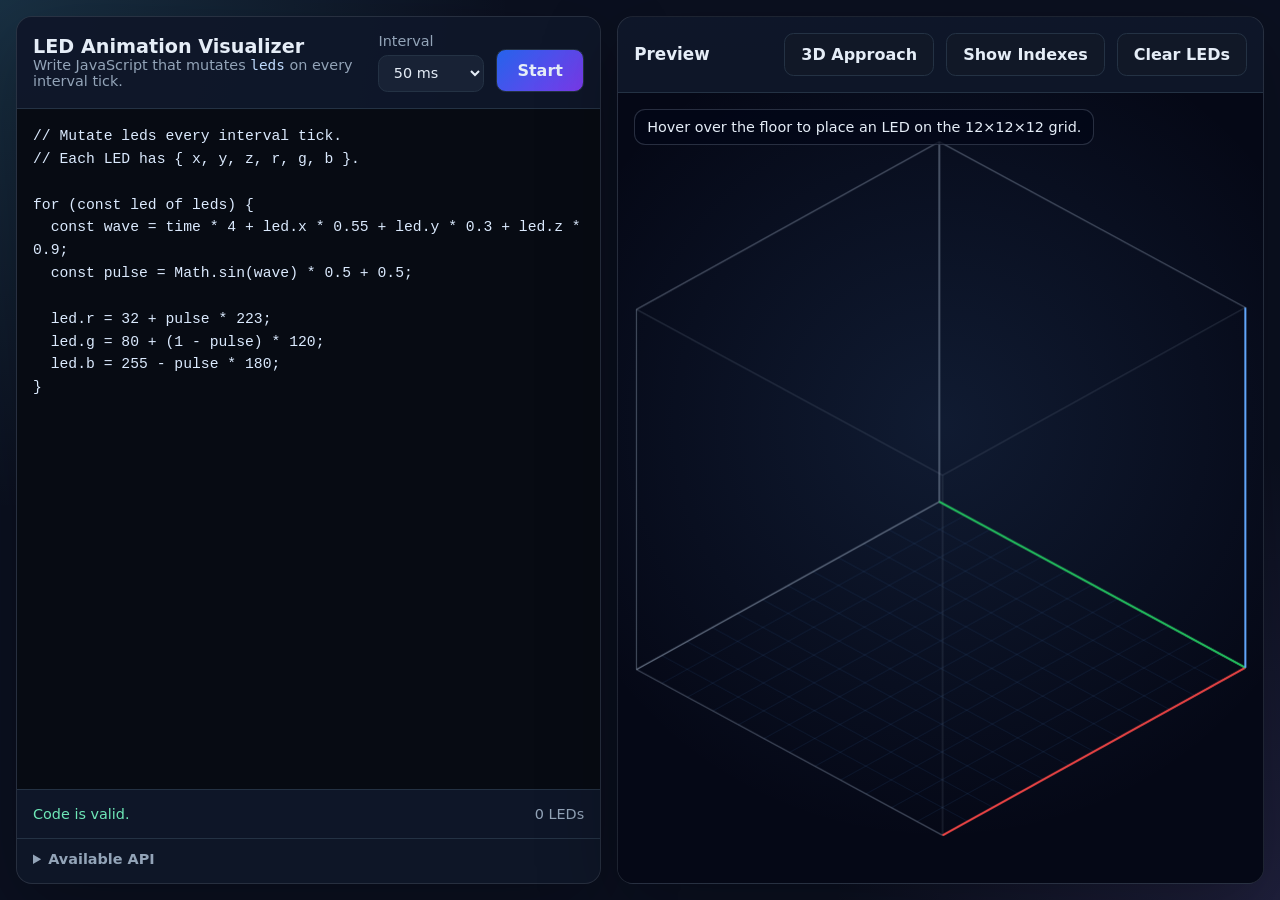
<file: extrusions/led-visualizer/index.html>
<!doctype html>
<html lang="en">
  <head>
    <meta charset="utf-8" />
    <meta name="viewport" content="width=device-width, initial-scale=1" />
    <title>Addressable LED Animation Visualizer</title>
    <link rel="stylesheet" href="styles.css" />
  </head>
  <body>
    <main class="app-shell">
      <section class="editor-panel" aria-label="Animation code editor">
        <header class="panel-header">
          <div>
            <h1>LED Animation Visualizer</h1>
            <p>Write JavaScript that mutates <code>leds</code> on every interval tick.</p>
          </div>
          <div class="run-controls">
            <label>
              Interval
              <select id="intervalSelect">
                <option value="16">16 ms</option>
                <option value="33">33 ms</option>
                <option value="50" selected>50 ms</option>
                <option value="100">100 ms</option>
                <option value="250">250 ms</option>
                <option value="500">500 ms</option>
                <option value="1000">1000 ms</option>
              </select>
            </label>
            <button id="toggleRunButton" type="button">Start</button>
          </div>
        </header>

        <textarea
          id="codeEditor"
          spellcheck="false"
          aria-label="JavaScript animation code"
        ></textarea>

        <div class="status-row">
          <output id="codeStatus" class="status status-ok">Code is valid.</output>
          <span id="ledCount">0 LEDs</span>
        </div>

        <details class="api-details">
          <summary>Available API</summary>
          <ul>
            <li><code>leds</code>: array of LED objects: <code>{ x, y, z, r, g, b }</code></li>
            <li><code>time</code>: seconds since animation start</li>
            <li><code>iteration</code>: current execution count</li>
            <li><code>delta</code>: seconds since previous execution</li>
            <li><code>clamp(value, min, max)</code> and <code>rgb(r, g, b)</code></li>
          </ul>
        </details>
      </section>

      <section class="preview-panel" aria-label="3D LED preview">
        <div class="preview-toolbar">
          <div>
            <h2>Preview</h2>
          </div>
          <div class="preview-actions">
            <a class="toolbar-link" href="3d-approach.html">3D Approach</a>
            <button id="toggleIndexesButton" type="button" aria-pressed="false">Show Indexes</button>
            <button id="clearButton" type="button">Clear LEDs</button>
          </div>
        </div>
        <div class="preview-stage">
          <p id="placementHint">Hover over the floor to place an LED on the 12×12×12 grid.</p>
          <div id="ledList" class="led-list" aria-label="Available LEDs"></div>
          <canvas id="previewCanvas" aria-label="3D LED placement preview"></canvas>
        </div>
      </section>
    </main>

    <script src="app.js"></script>
  </body>
</html>
</file>
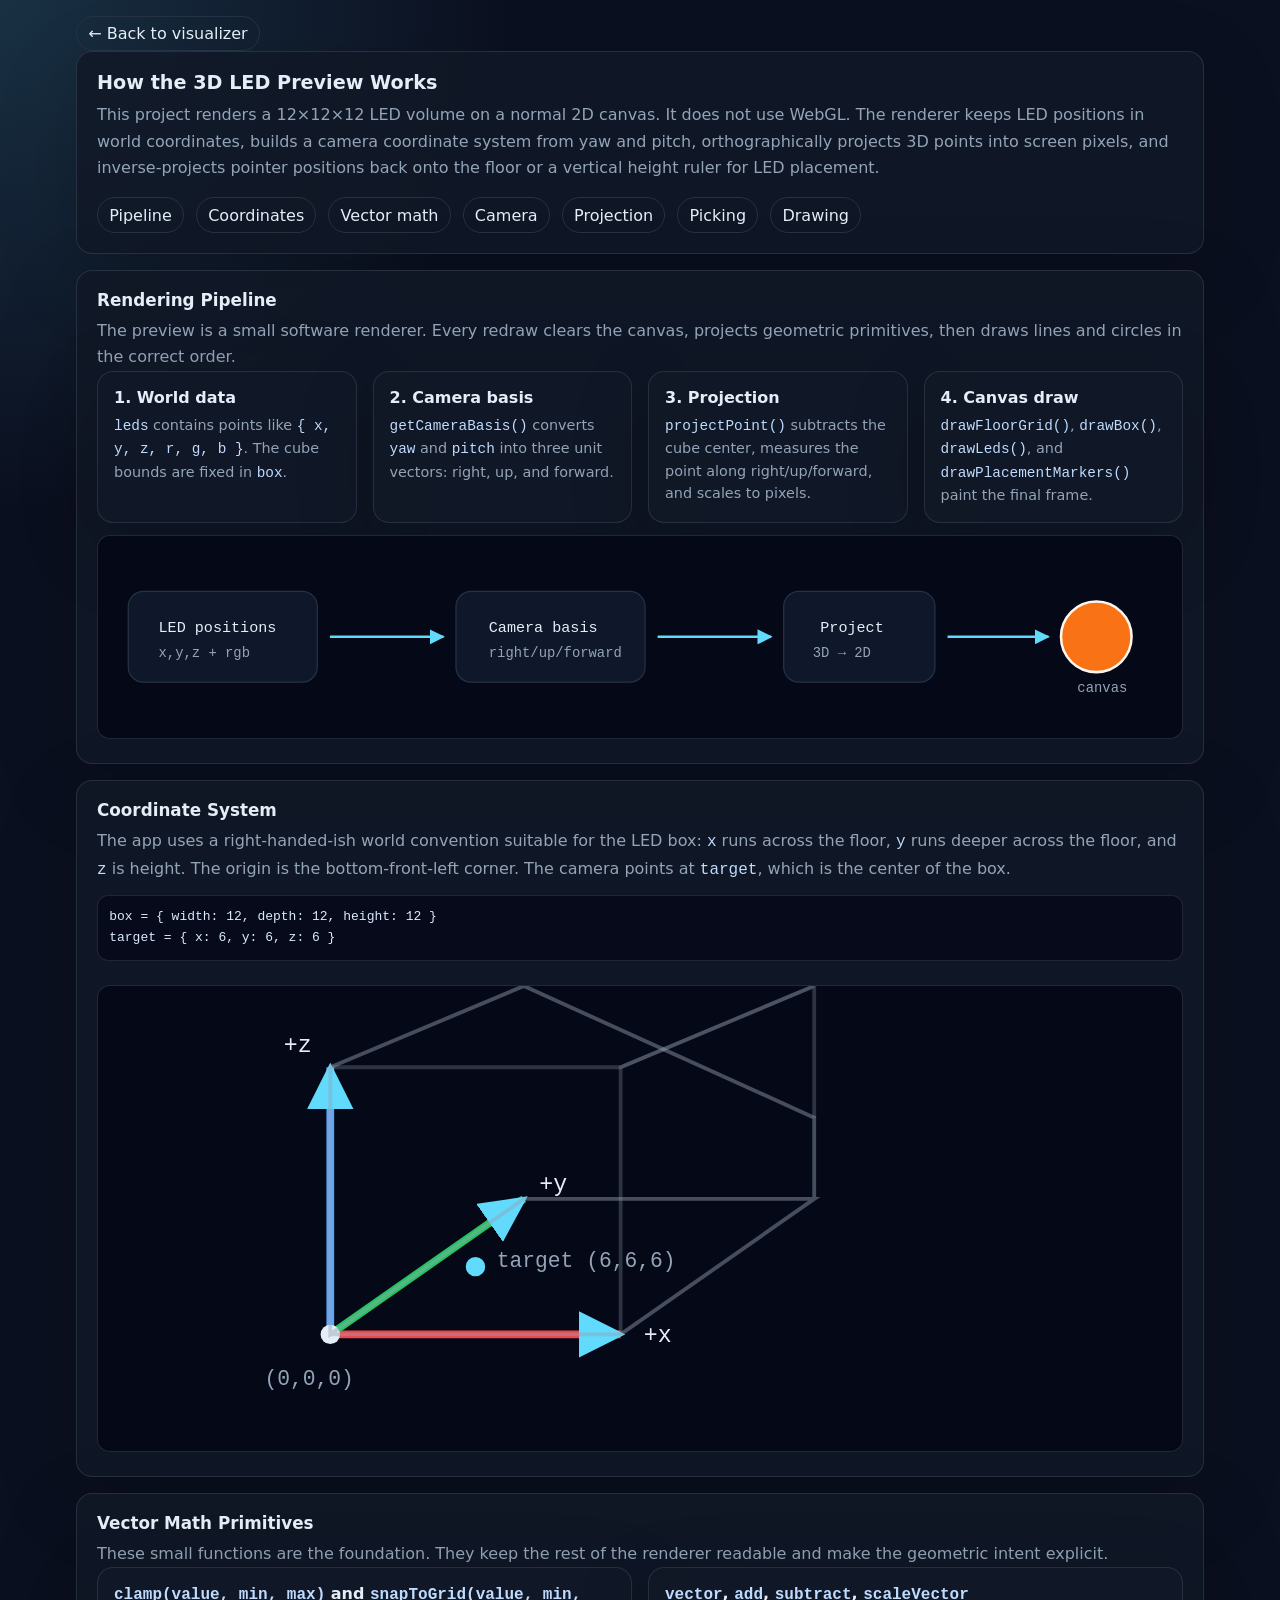
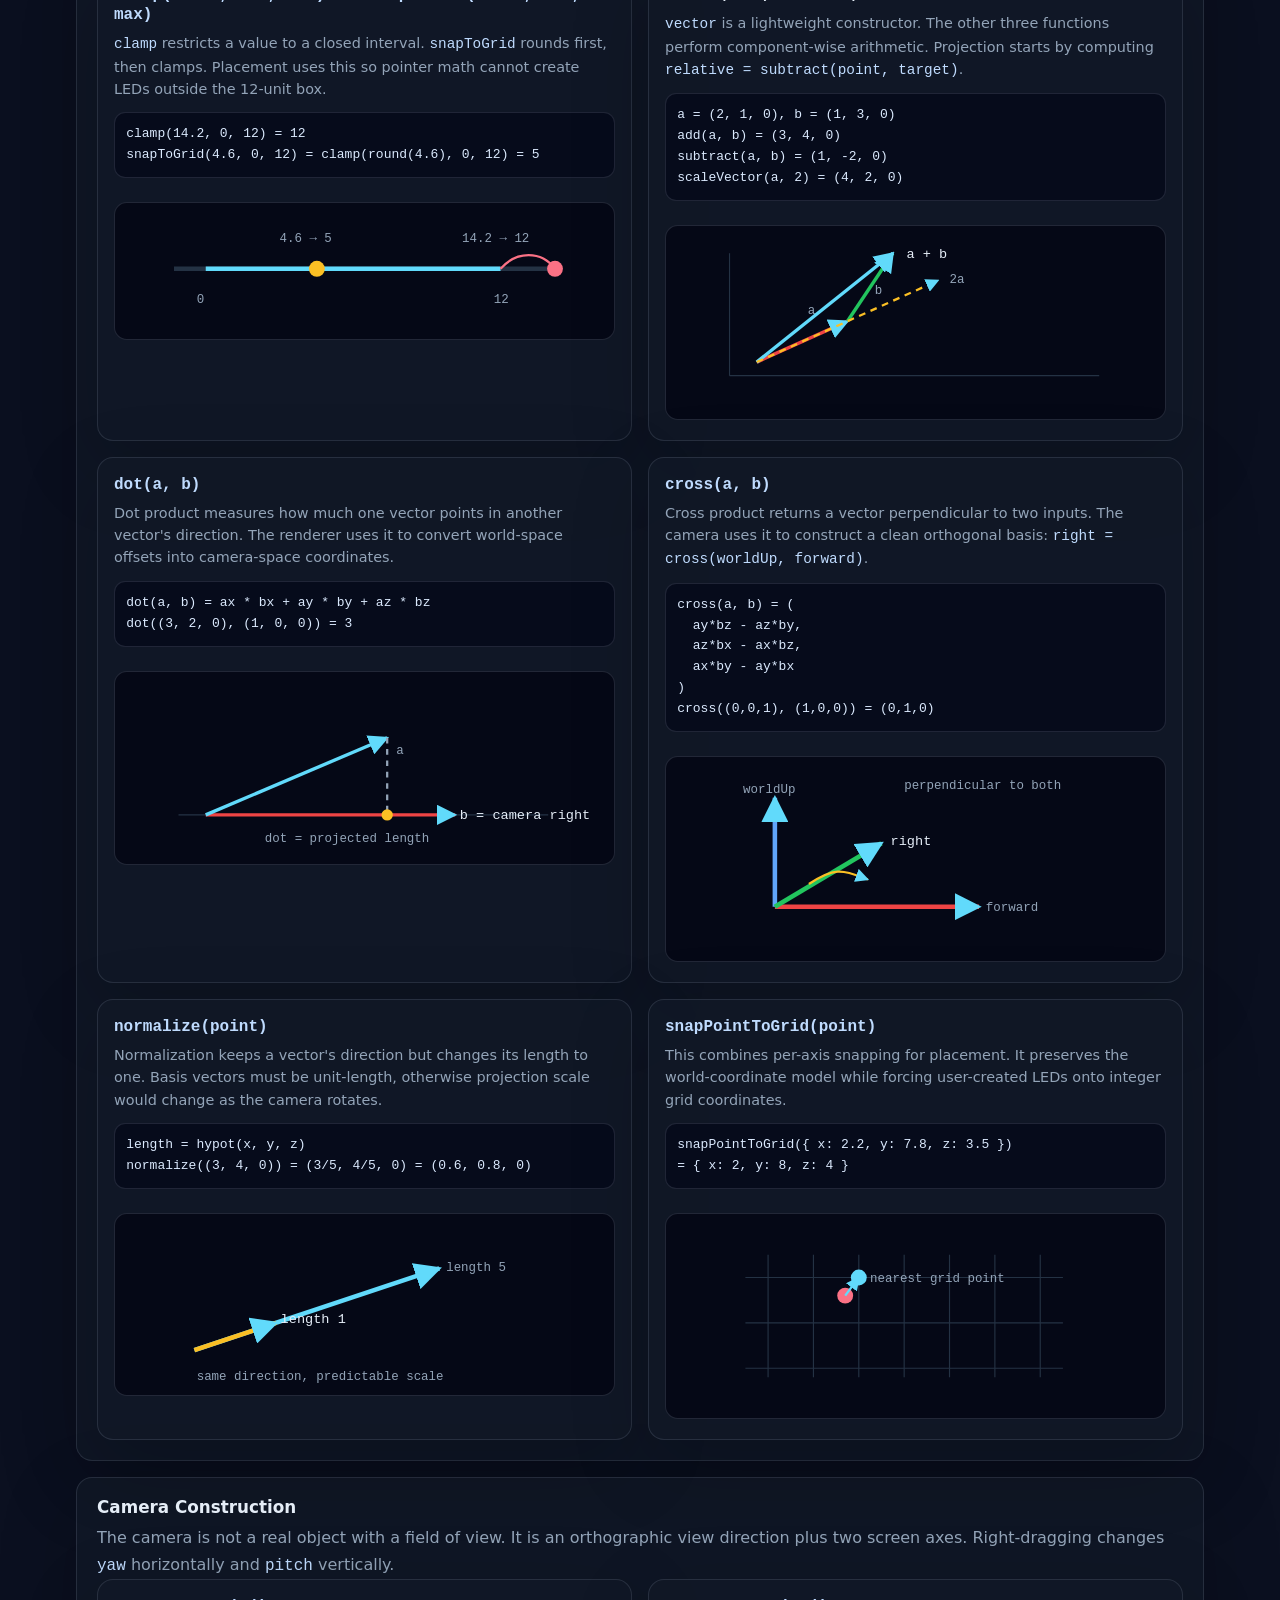
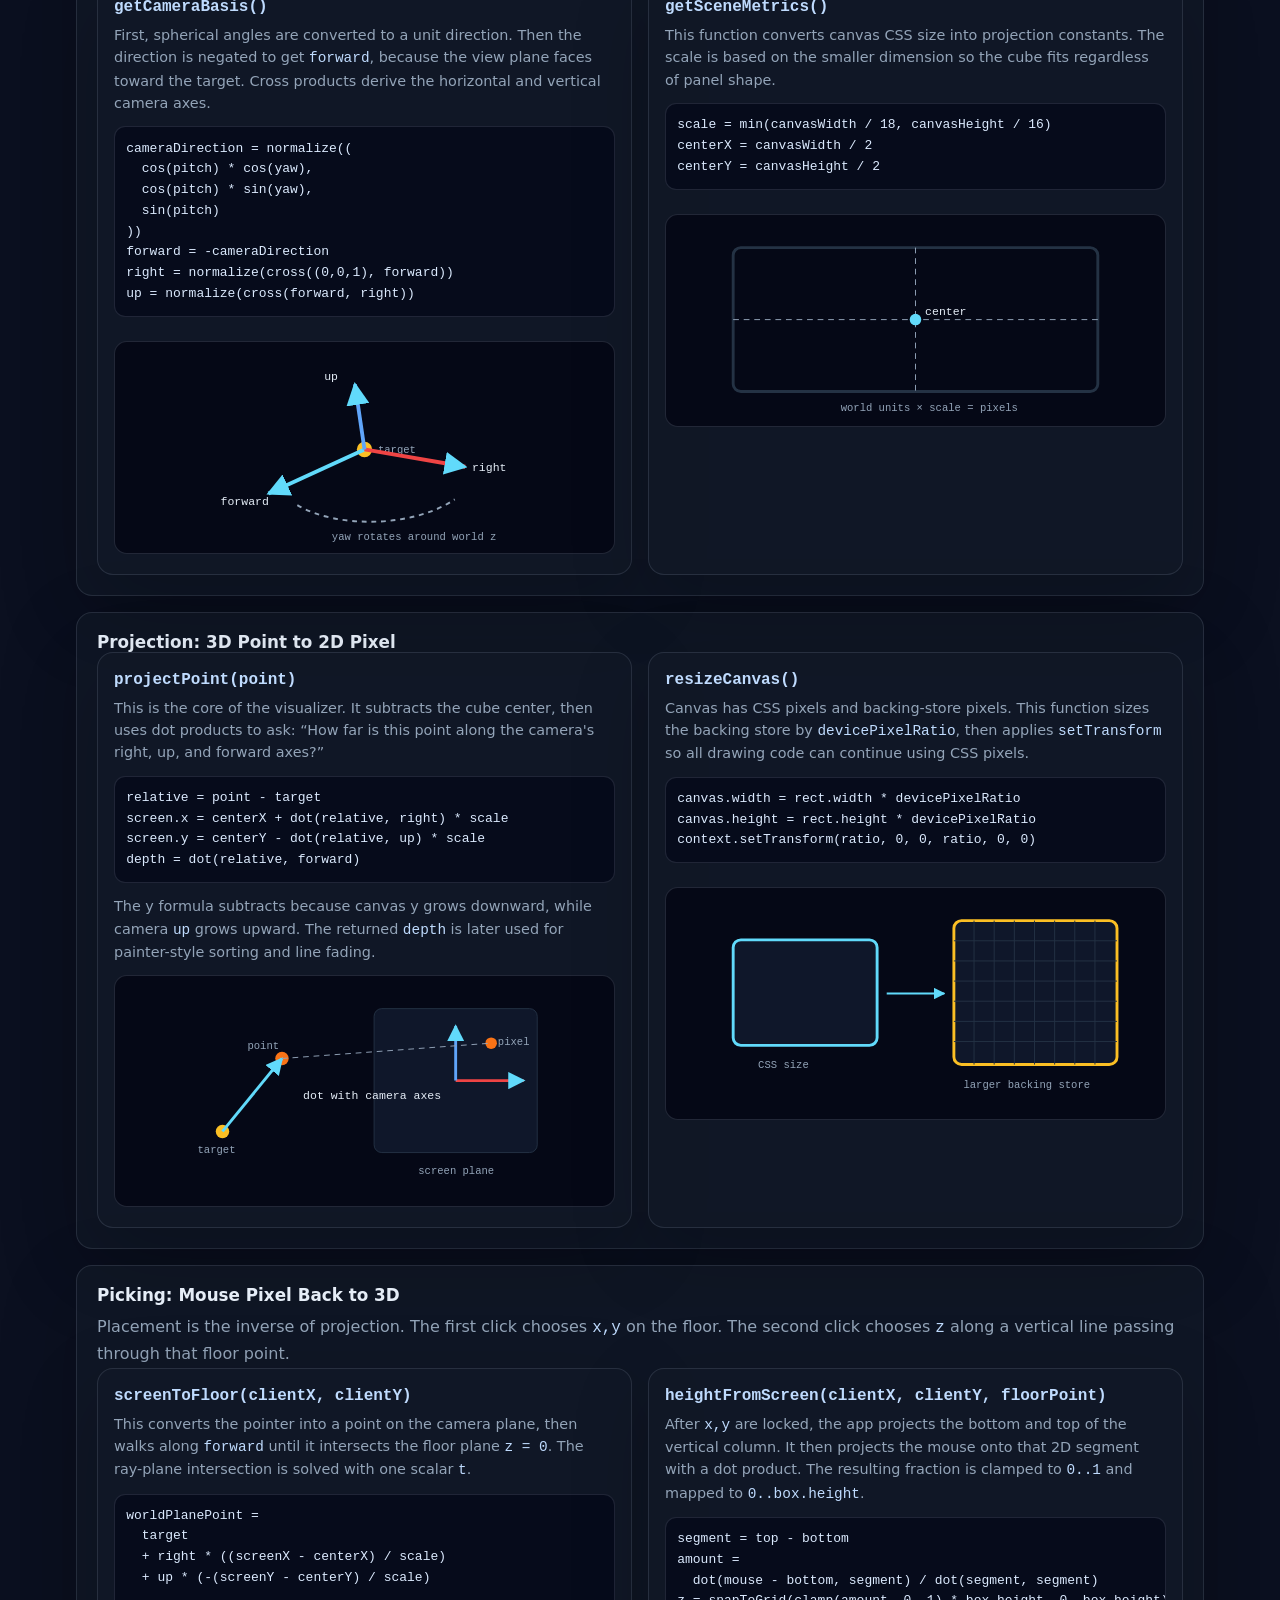
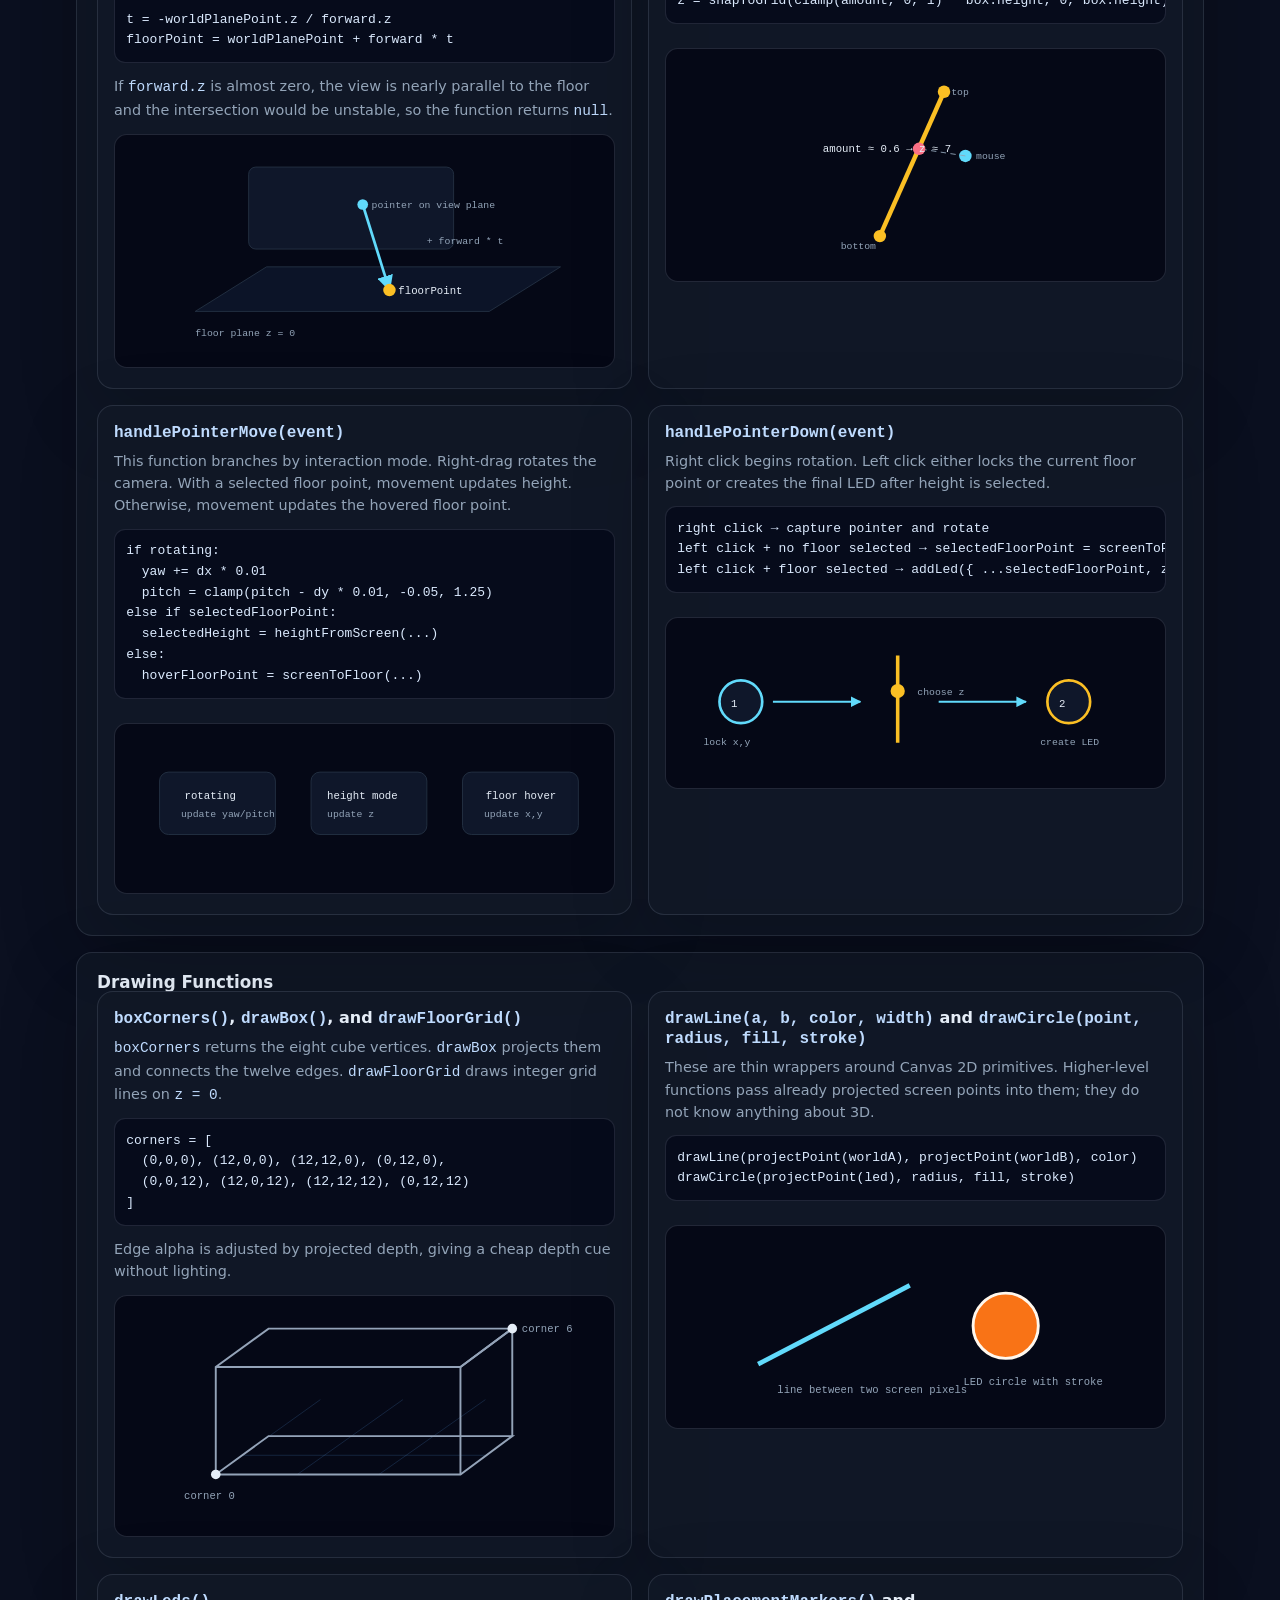
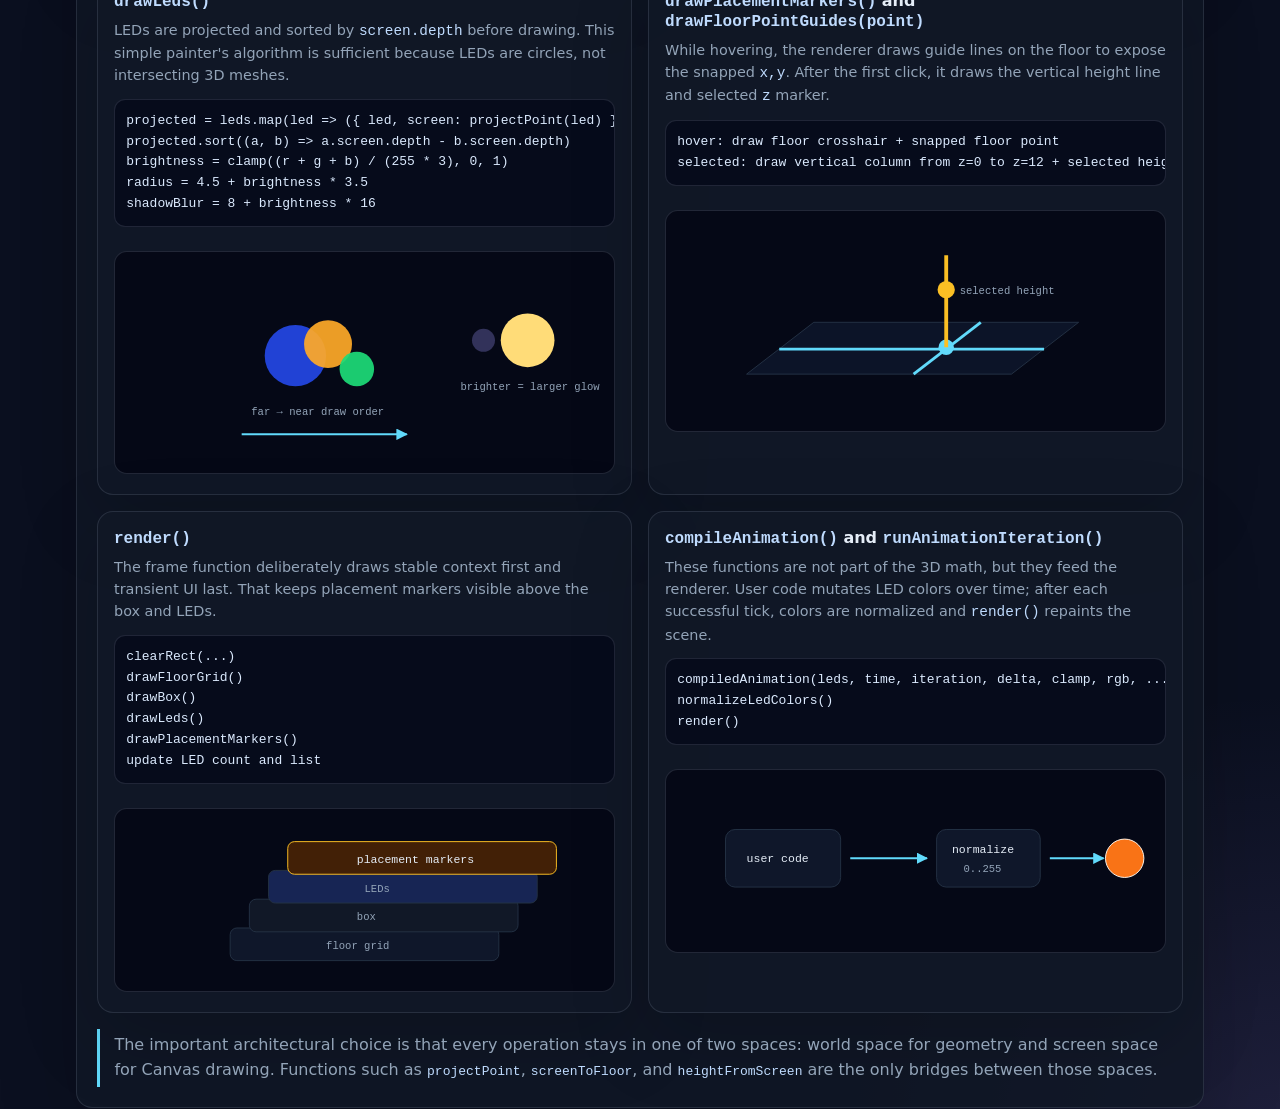
<file: extrusions/led-visualizer/3d-approach.html>
<!doctype html>
<html lang="en">
  <head>
    <meta charset="utf-8" />
    <meta name="viewport" content="width=device-width, initial-scale=1" />
    <title>How the 3D LED Preview Works</title>
    <link rel="stylesheet" href="styles.css" />
    <style>
      .docs-shell {
        max-width: 1160px;
        margin: 0 auto;
        padding: 1rem;
      }

      .docs-hero,
      .docs-section,
      .function-card,
      .pipeline-card {
        border: 1px solid rgba(148, 163, 184, 0.18);
        border-radius: 1rem;
        background: rgba(17, 24, 39, 0.84);
        box-shadow: 0 1.5rem 5rem rgba(0, 0, 0, 0.18);
      }

      .docs-hero,
      .docs-section {
        margin-bottom: 1rem;
        padding: 1.25rem;
      }

      .docs-nav {
        display: flex;
        flex-wrap: wrap;
        gap: 0.75rem;
        margin-top: 1rem;
      }

      .docs-nav a,
      .back-link {
        display: inline-flex;
        align-items: center;
        border: 1px solid var(--line);
        border-radius: 999px;
        padding: 0.45rem 0.7rem;
        color: var(--text);
        text-decoration: none;
      }

      .docs-nav a:hover,
      .back-link:hover {
        border-color: var(--accent);
        color: #dbeafe;
      }

      .lede {
        max-width: 68rem;
        margin-top: 0.55rem;
        color: var(--muted);
        font-size: 1rem;
        line-height: 1.65;
      }

      .pipeline-grid,
      .function-grid {
        display: grid;
        gap: 1rem;
      }

      .pipeline-grid {
        grid-template-columns: repeat(4, minmax(0, 1fr));
      }

      .function-grid {
        grid-template-columns: repeat(2, minmax(0, 1fr));
      }

      .pipeline-card,
      .function-card {
        padding: 1rem;
      }

      .pipeline-card strong,
      .function-card h3 {
        color: var(--text);
      }

      .function-card h3 {
        margin: 0 0 0.5rem;
        font-size: 1rem;
      }

      .function-card p,
      .pipeline-card p,
      .formula-list li {
        color: var(--muted);
        line-height: 1.55;
      }

      .pipeline-card p,
      .function-card p {
        margin-top: 0.45rem;
      }

      .formula {
        display: block;
        overflow-x: auto;
        white-space: pre;
        margin: 0.75rem 0;
        border: 1px solid rgba(148, 163, 184, 0.18);
        border-radius: 0.7rem;
        padding: 0.7rem;
        background: rgba(2, 6, 23, 0.64);
        color: #dbeafe;
        line-height: 1.6;
      }

      .mini-viz {
        width: 100%;
        height: auto;
        margin-top: 0.75rem;
        border: 1px solid rgba(148, 163, 184, 0.2);
        border-radius: 0.8rem;
        background: #050816;
      }

      .viz-label {
        fill: #e5edf7;
        font-family: "SFMono-Regular", Consolas, "Liberation Mono", Menlo, monospace;
        font-size: 12px;
      }

      .viz-muted {
        fill: #93a4b8;
        font-family: "SFMono-Regular", Consolas, "Liberation Mono", Menlo, monospace;
        font-size: 11px;
      }

      .axis-x {
        stroke: #ef4444;
      }

      .axis-y {
        stroke: #22c55e;
      }

      .axis-z {
        stroke: #60a5fa;
      }

      .accent-line {
        stroke: #61dafb;
      }

      .accent-fill {
        fill: #61dafb;
      }

      .warn-line {
        stroke: #fbbf24;
      }

      .code-link {
        color: #bfdbfe;
      }

      .callout {
        border-left: 3px solid var(--accent);
        margin-top: 1rem;
        padding: 0.25rem 0 0.25rem 0.9rem;
        color: var(--muted);
        line-height: 1.55;
      }

      @media (max-width: 920px) {
        .pipeline-grid,
        .function-grid {
          grid-template-columns: 1fr;
        }
      }
    </style>
  </head>
  <body>
    <main class="docs-shell">
      <a class="back-link" href="index.html">← Back to visualizer</a>

      <section class="docs-hero">
        <h1>How the 3D LED Preview Works</h1>
        <p class="lede">
          This project renders a 12×12×12 LED volume on a normal 2D canvas. It does not use WebGL.
          The renderer keeps LED positions in world coordinates, builds a camera coordinate system
          from yaw and pitch, orthographically projects 3D points into screen pixels, and inverse-projects
          pointer positions back onto the floor or a vertical height ruler for LED placement.
        </p>
        <nav class="docs-nav" aria-label="Page sections">
          <a href="#pipeline">Pipeline</a>
          <a href="#coordinates">Coordinates</a>
          <a href="#vector-math">Vector math</a>
          <a href="#camera">Camera</a>
          <a href="#projection">Projection</a>
          <a href="#picking">Picking</a>
          <a href="#drawing">Drawing</a>
        </nav>
      </section>

      <section id="pipeline" class="docs-section">
        <h2>Rendering Pipeline</h2>
        <p class="lede">
          The preview is a small software renderer. Every redraw clears the canvas, projects geometric
          primitives, then draws lines and circles in the correct order.
        </p>
        <div class="pipeline-grid">
          <article class="pipeline-card">
            <strong>1. World data</strong>
            <p><code>leds</code> contains points like <code>{ x, y, z, r, g, b }</code>. The cube bounds are fixed in <code>box</code>.</p>
          </article>
          <article class="pipeline-card">
            <strong>2. Camera basis</strong>
            <p><code>getCameraBasis()</code> converts <code>yaw</code> and <code>pitch</code> into three unit vectors: right, up, and forward.</p>
          </article>
          <article class="pipeline-card">
            <strong>3. Projection</strong>
            <p><code>projectPoint()</code> subtracts the cube center, measures the point along right/up/forward, and scales to pixels.</p>
          </article>
          <article class="pipeline-card">
            <strong>4. Canvas draw</strong>
            <p><code>drawFloorGrid()</code>, <code>drawBox()</code>, <code>drawLeds()</code>, and <code>drawPlacementMarkers()</code> paint the final frame.</p>
          </article>
        </div>
        <svg class="mini-viz" viewBox="0 0 860 160" role="img" aria-label="Pipeline diagram">
          <defs>
            <marker id="arrow" viewBox="0 0 10 10" refX="9" refY="5" markerWidth="6" markerHeight="6" orient="auto-start-reverse">
              <path d="M 0 0 L 10 5 L 0 10 z" fill="#61dafb" />
            </marker>
          </defs>
          <rect x="24" y="44" width="150" height="72" rx="12" fill="#0f172a" stroke="#243244" />
          <text x="48" y="76" class="viz-label">LED positions</text>
          <text x="48" y="96" class="viz-muted">x,y,z + rgb</text>
          <line x1="184" y1="80" x2="274" y2="80" class="accent-line" stroke-width="2" marker-end="url(#arrow)" />
          <rect x="284" y="44" width="150" height="72" rx="12" fill="#0f172a" stroke="#243244" />
          <text x="310" y="76" class="viz-label">Camera basis</text>
          <text x="310" y="96" class="viz-muted">right/up/forward</text>
          <line x1="444" y1="80" x2="534" y2="80" class="accent-line" stroke-width="2" marker-end="url(#arrow)" />
          <rect x="544" y="44" width="120" height="72" rx="12" fill="#0f172a" stroke="#243244" />
          <text x="573" y="76" class="viz-label">Project</text>
          <text x="567" y="96" class="viz-muted">3D → 2D</text>
          <line x1="674" y1="80" x2="754" y2="80" class="accent-line" stroke-width="2" marker-end="url(#arrow)" />
          <circle cx="792" cy="80" r="28" fill="#f97316" stroke="#fff7ed" stroke-width="2" />
          <text x="777" y="124" class="viz-muted">canvas</text>
        </svg>
      </section>

      <section id="coordinates" class="docs-section">
        <h2>Coordinate System</h2>
        <p class="lede">
          The app uses a right-handed-ish world convention suitable for the LED box: <code>x</code> runs across the floor,
          <code>y</code> runs deeper across the floor, and <code>z</code> is height. The origin is the bottom-front-left corner.
          The camera points at <code>target</code>, which is the center of the box.
        </p>
        <code class="formula">box = { width: 12, depth: 12, height: 12 }
target = { x: 6, y: 6, z: 6 }</code>
        <svg class="mini-viz" viewBox="0 0 560 240" role="img" aria-label="Coordinate axes diagram">
          <line x1="120" y1="180" x2="270" y2="180" class="axis-x" stroke-width="4" marker-end="url(#arrow)" />
          <line x1="120" y1="180" x2="220" y2="110" class="axis-y" stroke-width="4" marker-end="url(#arrow)" />
          <line x1="120" y1="180" x2="120" y2="42" class="axis-z" stroke-width="4" marker-end="url(#arrow)" />
          <text x="282" y="184" class="viz-label">+x</text>
          <text x="228" y="106" class="viz-label">+y</text>
          <text x="96" y="34" class="viz-label">+z</text>
          <circle cx="120" cy="180" r="5" fill="#e5edf7" />
          <text x="86" y="206" class="viz-muted">(0,0,0)</text>
          <circle cx="195" cy="145" r="5" fill="#61dafb" />
          <text x="206" y="145" class="viz-muted">target (6,6,6)</text>
          <polyline points="120,180 270,180 370,110 220,110 120,180 120,42 220,0 370,68 370,110" fill="none" stroke="rgba(148, 163, 184, 0.45)" stroke-width="2" />
          <polyline points="270,180 270,42 370,0 370,68" fill="none" stroke="rgba(148, 163, 184, 0.28)" stroke-width="2" />
          <polyline points="120,42 270,42 370,0" fill="none" stroke="rgba(148, 163, 184, 0.28)" stroke-width="2" />
        </svg>
      </section>

      <section id="vector-math" class="docs-section">
        <h2>Vector Math Primitives</h2>
        <p class="lede">
          These small functions are the foundation. They keep the rest of the renderer readable and make
          the geometric intent explicit.
        </p>
        <div class="function-grid">
          <article class="function-card">
            <h3><code>clamp(value, min, max)</code> and <code>snapToGrid(value, min, max)</code></h3>
            <p>
              <code>clamp</code> restricts a value to a closed interval. <code>snapToGrid</code> rounds first, then clamps.
              Placement uses this so pointer math cannot create LEDs outside the 12-unit box.
            </p>
            <code class="formula">clamp(14.2, 0, 12) = 12
snapToGrid(4.6, 0, 12) = clamp(round(4.6), 0, 12) = 5</code>
            <svg class="mini-viz" viewBox="0 0 440 120" role="img" aria-label="Clamp and snap number line">
              <line x1="52" y1="58" x2="388" y2="58" stroke="#243244" stroke-width="4" />
              <line x1="80" y1="58" x2="340" y2="58" class="accent-line" stroke-width="4" />
              <text x="72" y="88" class="viz-muted">0</text>
              <text x="334" y="88" class="viz-muted">12</text>
              <circle cx="178" cy="58" r="7" fill="#fbbf24" />
              <text x="145" y="34" class="viz-muted">4.6 → 5</text>
              <circle cx="388" cy="58" r="7" fill="#fb7185" />
              <path d="M388 58 C376 42, 354 42, 340 58" fill="none" stroke="#fb7185" stroke-width="2" />
              <text x="306" y="34" class="viz-muted">14.2 → 12</text>
            </svg>
          </article>

          <article class="function-card">
            <h3><code>vector</code>, <code>add</code>, <code>subtract</code>, <code>scaleVector</code></h3>
            <p>
              <code>vector</code> is a lightweight constructor. The other three functions perform component-wise
              arithmetic. Projection starts by computing <code>relative = subtract(point, target)</code>.
            </p>
            <code class="formula">a = (2, 1, 0), b = (1, 3, 0)
add(a, b) = (3, 4, 0)
subtract(a, b) = (1, -2, 0)
scaleVector(a, 2) = (4, 2, 0)</code>
            <svg class="mini-viz" viewBox="0 0 440 170" role="img" aria-label="Vector addition diagram">
              <line x1="56" y1="132" x2="382" y2="132" stroke="#243244" />
              <line x1="56" y1="132" x2="56" y2="24" stroke="#243244" />
              <line x1="80" y1="120" x2="160" y2="84" class="axis-x" stroke-width="3" marker-end="url(#arrow)" />
              <text x="125" y="78" class="viz-muted">a</text>
              <line x1="160" y1="84" x2="200" y2="24" class="axis-y" stroke-width="3" marker-end="url(#arrow)" />
              <text x="184" y="60" class="viz-muted">b</text>
              <line x1="80" y1="120" x2="200" y2="24" class="accent-line" stroke-width="3" marker-end="url(#arrow)" />
              <text x="212" y="28" class="viz-label">a + b</text>
              <line x1="80" y1="120" x2="240" y2="48" class="warn-line" stroke-width="2" stroke-dasharray="6 5" marker-end="url(#arrow)" />
              <text x="250" y="50" class="viz-muted">2a</text>
            </svg>
          </article>

          <article class="function-card">
            <h3><code>dot(a, b)</code></h3>
            <p>
              Dot product measures how much one vector points in another vector's direction. The renderer
              uses it to convert world-space offsets into camera-space coordinates.
            </p>
            <code class="formula">dot(a, b) = ax * bx + ay * by + az * bz
dot((3, 2, 0), (1, 0, 0)) = 3</code>
            <svg class="mini-viz" viewBox="0 0 440 170" role="img" aria-label="Dot product projection diagram">
              <line x1="56" y1="126" x2="382" y2="126" stroke="#243244" />
              <line x1="80" y1="126" x2="300" y2="126" class="axis-x" stroke-width="3" marker-end="url(#arrow)" />
              <text x="304" y="130" class="viz-label">b = camera right</text>
              <line x1="80" y1="126" x2="240" y2="58" class="accent-line" stroke-width="3" marker-end="url(#arrow)" />
              <line x1="240" y1="58" x2="240" y2="126" stroke="#93a4b8" stroke-width="2" stroke-dasharray="5 5" />
              <circle cx="240" cy="126" r="5" fill="#fbbf24" />
              <text x="132" y="150" class="viz-muted">dot = projected length</text>
              <text x="248" y="72" class="viz-muted">a</text>
            </svg>
          </article>

          <article class="function-card">
            <h3><code>cross(a, b)</code></h3>
            <p>
              Cross product returns a vector perpendicular to two inputs. The camera uses it to construct
              a clean orthogonal basis: <code>right = cross(worldUp, forward)</code>.
            </p>
            <code class="formula">cross(a, b) = (
  ay*bz - az*by,
  az*bx - ax*bz,
  ax*by - ay*bx
)
cross((0,0,1), (1,0,0)) = (0,1,0)</code>
            <svg class="mini-viz" viewBox="0 0 440 180" role="img" aria-label="Cross product perpendicular vector diagram">
              <line x1="96" y1="132" x2="276" y2="132" class="axis-x" stroke-width="4" marker-end="url(#arrow)" />
              <line x1="96" y1="132" x2="96" y2="36" class="axis-z" stroke-width="4" marker-end="url(#arrow)" />
              <line x1="96" y1="132" x2="190" y2="76" class="axis-y" stroke-width="4" marker-end="url(#arrow)" />
              <text x="282" y="136" class="viz-muted">forward</text>
              <text x="68" y="32" class="viz-muted">worldUp</text>
              <text x="198" y="78" class="viz-label">right</text>
              <path d="M126 112 C150 96, 156 100, 178 108" fill="none" stroke="#fbbf24" stroke-width="2" marker-end="url(#arrow)" />
              <text x="210" y="28" class="viz-muted">perpendicular to both</text>
            </svg>
          </article>

          <article class="function-card">
            <h3><code>normalize(point)</code></h3>
            <p>
              Normalization keeps a vector's direction but changes its length to one. Basis vectors must
              be unit-length, otherwise projection scale would change as the camera rotates.
            </p>
            <code class="formula">length = hypot(x, y, z)
normalize((3, 4, 0)) = (3/5, 4/5, 0) = (0.6, 0.8, 0)</code>
            <svg class="mini-viz" viewBox="0 0 440 160" role="img" aria-label="Normalize vector diagram">
              <line x1="70" y1="120" x2="286" y2="48" class="accent-line" stroke-width="4" marker-end="url(#arrow)" />
              <line x1="70" y1="120" x2="142" y2="96" class="warn-line" stroke-width="4" marker-end="url(#arrow)" />
              <text x="292" y="50" class="viz-muted">length 5</text>
              <text x="146" y="96" class="viz-label">length 1</text>
              <text x="72" y="146" class="viz-muted">same direction, predictable scale</text>
            </svg>
          </article>

          <article class="function-card">
            <h3><code>snapPointToGrid(point)</code></h3>
            <p>
              This combines per-axis snapping for placement. It preserves the world-coordinate model while
              forcing user-created LEDs onto integer grid coordinates.
            </p>
            <code class="formula">snapPointToGrid({ x: 2.2, y: 7.8, z: 3.5 })
= { x: 2, y: 8, z: 4 }</code>
            <svg class="mini-viz" viewBox="0 0 440 180" role="img" aria-label="Point snapping to grid diagram">
              <g stroke="#243244">
                <path d="M90 36 V144 M130 36 V144 M170 36 V144 M210 36 V144 M250 36 V144 M290 36 V144 M330 36 V144" />
                <path d="M70 56 H350 M70 96 H350 M70 136 H350" />
              </g>
              <circle cx="158" cy="72" r="7" fill="#fb7185" />
              <line x1="158" y1="72" x2="170" y2="56" class="accent-line" stroke-width="2" marker-end="url(#arrow)" />
              <circle cx="170" cy="56" r="7" fill="#61dafb" />
              <text x="180" y="60" class="viz-muted">nearest grid point</text>
            </svg>
          </article>
        </div>
      </section>

      <section id="camera" class="docs-section">
        <h2>Camera Construction</h2>
        <p class="lede">
          The camera is not a real object with a field of view. It is an orthographic view direction plus
          two screen axes. Right-dragging changes <code>yaw</code> horizontally and <code>pitch</code> vertically.
        </p>
        <div class="function-grid">
          <article class="function-card">
            <h3><code>getCameraBasis()</code></h3>
            <p>
              First, spherical angles are converted to a unit direction. Then the direction is negated to
              get <code>forward</code>, because the view plane faces toward the target. Cross products derive
              the horizontal and vertical camera axes.
            </p>
            <code class="formula">cameraDirection = normalize((
  cos(pitch) * cos(yaw),
  cos(pitch) * sin(yaw),
  sin(pitch)
))
forward = -cameraDirection
right = normalize(cross((0,0,1), forward))
up = normalize(cross(forward, right))</code>
            <svg class="mini-viz" viewBox="0 0 520 220" role="img" aria-label="Camera basis diagram">
              <circle cx="260" cy="112" r="8" fill="#fbbf24" />
              <text x="274" y="116" class="viz-muted">target</text>
              <line x1="260" y1="112" x2="160" y2="158" class="accent-line" stroke-width="4" marker-end="url(#arrow)" />
              <text x="110" y="170" class="viz-label">forward</text>
              <line x1="260" y1="112" x2="365" y2="130" class="axis-x" stroke-width="4" marker-end="url(#arrow)" />
              <text x="372" y="134" class="viz-label">right</text>
              <line x1="260" y1="112" x2="250" y2="44" class="axis-z" stroke-width="4" marker-end="url(#arrow)" />
              <text x="218" y="40" class="viz-label">up</text>
              <path d="M190 170 C230 194, 310 194, 354 164" fill="none" stroke="#93a4b8" stroke-width="2" stroke-dasharray="5 5" />
              <text x="226" y="206" class="viz-muted">yaw rotates around world z</text>
            </svg>
          </article>

          <article class="function-card">
            <h3><code>getSceneMetrics()</code></h3>
            <p>
              This function converts canvas CSS size into projection constants. The scale is based on the
              smaller dimension so the cube fits regardless of panel shape.
            </p>
            <code class="formula">scale = min(canvasWidth / 18, canvasHeight / 16)
centerX = canvasWidth / 2
centerY = canvasHeight / 2</code>
            <svg class="mini-viz" viewBox="0 0 520 220" role="img" aria-label="Canvas metrics diagram">
              <rect x="70" y="34" width="380" height="150" rx="8" fill="#050816" stroke="#243244" stroke-width="3" />
              <line x1="260" y1="34" x2="260" y2="184" stroke="#93a4b8" stroke-dasharray="6 5" />
              <line x1="70" y1="109" x2="450" y2="109" stroke="#93a4b8" stroke-dasharray="6 5" />
              <circle cx="260" cy="109" r="6" fill="#61dafb" />
              <text x="270" y="104" class="viz-label">center</text>
              <text x="182" y="204" class="viz-muted">world units × scale = pixels</text>
            </svg>
          </article>
        </div>
      </section>

      <section id="projection" class="docs-section">
        <h2>Projection: 3D Point to 2D Pixel</h2>
        <div class="function-grid">
          <article class="function-card">
            <h3><code>projectPoint(point)</code></h3>
            <p>
              This is the core of the visualizer. It subtracts the cube center, then uses dot products to
              ask: “How far is this point along the camera's right, up, and forward axes?”
            </p>
            <code class="formula">relative = point - target
screen.x = centerX + dot(relative, right) * scale
screen.y = centerY - dot(relative, up) * scale
depth = dot(relative, forward)</code>
            <p>
              The y formula subtracts because canvas y grows downward, while camera <code>up</code> grows upward.
              The returned <code>depth</code> is later used for painter-style sorting and line fading.
            </p>
            <svg class="mini-viz" viewBox="0 0 520 240" role="img" aria-label="Projection of a 3D point into screen axes">
              <rect x="270" y="34" width="170" height="150" rx="8" fill="#0f172a" stroke="#243244" />
              <line x1="355" y1="109" x2="426" y2="109" class="axis-x" stroke-width="3" marker-end="url(#arrow)" />
              <line x1="355" y1="109" x2="355" y2="52" class="axis-z" stroke-width="3" marker-end="url(#arrow)" />
              <circle cx="392" cy="70" r="6" fill="#f97316" />
              <text x="399" y="72" class="viz-muted">pixel</text>
              <text x="316" y="206" class="viz-muted">screen plane</text>
              <circle cx="112" cy="162" r="7" fill="#fbbf24" />
              <text x="86" y="184" class="viz-muted">target</text>
              <circle cx="174" cy="86" r="7" fill="#f97316" />
              <line x1="112" y1="162" x2="174" y2="86" class="accent-line" stroke-width="3" marker-end="url(#arrow)" />
              <text x="138" y="76" class="viz-muted">point</text>
              <line x1="174" y1="86" x2="392" y2="70" stroke="#93a4b8" stroke-dasharray="6 5" />
              <text x="196" y="128" class="viz-label">dot with camera axes</text>
            </svg>
          </article>

          <article class="function-card">
            <h3><code>resizeCanvas()</code></h3>
            <p>
              Canvas has CSS pixels and backing-store pixels. This function sizes the backing store by
              <code>devicePixelRatio</code>, then applies <code>setTransform</code> so all drawing code can
              continue using CSS pixels.
            </p>
            <code class="formula">canvas.width = rect.width * devicePixelRatio
canvas.height = rect.height * devicePixelRatio
context.setTransform(ratio, 0, 0, ratio, 0, 0)</code>
            <svg class="mini-viz" viewBox="0 0 520 240" role="img" aria-label="High DPI canvas scaling diagram">
              <rect x="70" y="54" width="150" height="110" rx="8" fill="#0f172a" stroke="#61dafb" stroke-width="3" />
              <text x="96" y="188" class="viz-muted">CSS size</text>
              <rect x="300" y="34" width="170" height="150" rx="8" fill="#0f172a" stroke="#fbbf24" stroke-width="3" />
              <g stroke="#243244">
                <path d="M321 34 V184 M342 34 V184 M363 34 V184 M384 34 V184 M405 34 V184 M426 34 V184 M447 34 V184" />
                <path d="M300 55 H470 M300 76 H470 M300 97 H470 M300 118 H470 M300 139 H470 M300 160 H470" />
              </g>
              <text x="310" y="208" class="viz-muted">larger backing store</text>
              <line x1="230" y1="110" x2="290" y2="110" class="accent-line" stroke-width="2" marker-end="url(#arrow)" />
            </svg>
          </article>
        </div>
      </section>

      <section id="picking" class="docs-section">
        <h2>Picking: Mouse Pixel Back to 3D</h2>
        <p class="lede">
          Placement is the inverse of projection. The first click chooses <code>x,y</code> on the floor.
          The second click chooses <code>z</code> along a vertical line passing through that floor point.
        </p>
        <div class="function-grid">
          <article class="function-card">
            <h3><code>screenToFloor(clientX, clientY)</code></h3>
            <p>
              This converts the pointer into a point on the camera plane, then walks along <code>forward</code>
              until it intersects the floor plane <code>z = 0</code>. The ray-plane intersection is solved with
              one scalar <code>t</code>.
            </p>
            <code class="formula">worldPlanePoint =
  target
  + right * ((screenX - centerX) / scale)
  + up * (-(screenY - centerY) / scale)

t = -worldPlanePoint.z / forward.z
floorPoint = worldPlanePoint + forward * t</code>
            <p>
              If <code>forward.z</code> is almost zero, the view is nearly parallel to the floor and the
              intersection would be unstable, so the function returns <code>null</code>.
            </p>
            <svg class="mini-viz" viewBox="0 0 560 260" role="img" aria-label="Ray intersects floor plane diagram">
              <polygon points="90,198 420,198 500,148 170,148" fill="rgba(96, 165, 250, 0.08)" stroke="#243244" />
              <text x="90" y="226" class="viz-muted">floor plane z = 0</text>
              <rect x="150" y="36" width="230" height="92" rx="8" fill="#0f172a" stroke="#243244" />
              <circle cx="278" cy="78" r="6" fill="#61dafb" />
              <text x="288" y="82" class="viz-muted">pointer on view plane</text>
              <line x1="278" y1="78" x2="308" y2="174" class="accent-line" stroke-width="3" marker-end="url(#arrow)" />
              <circle cx="308" cy="174" r="7" fill="#fbbf24" />
              <text x="318" y="178" class="viz-label">floorPoint</text>
              <text x="350" y="122" class="viz-muted">+ forward * t</text>
            </svg>
          </article>

          <article class="function-card">
            <h3><code>heightFromScreen(clientX, clientY, floorPoint)</code></h3>
            <p>
              After <code>x,y</code> are locked, the app projects the bottom and top of the vertical column.
              It then projects the mouse onto that 2D segment with a dot product. The resulting fraction is
              clamped to <code>0..1</code> and mapped to <code>0..box.height</code>.
            </p>
            <code class="formula">segment = top - bottom
amount =
  dot(mouse - bottom, segment) / dot(segment, segment)
z = snapToGrid(clamp(amount, 0, 1) * box.height, 0, box.height)</code>
            <svg class="mini-viz" viewBox="0 0 560 260" role="img" aria-label="Mouse projected onto height segment diagram">
              <line x1="240" y1="210" x2="312" y2="48" class="warn-line" stroke-width="5" />
              <circle cx="240" cy="210" r="7" fill="#fbbf24" />
              <circle cx="312" cy="48" r="7" fill="#fbbf24" />
              <text x="196" y="224" class="viz-muted">bottom</text>
              <text x="320" y="52" class="viz-muted">top</text>
              <circle cx="336" cy="120" r="7" fill="#61dafb" />
              <text x="348" y="124" class="viz-muted">mouse</text>
              <line x1="336" y1="120" x2="284" y2="112" stroke="#93a4b8" stroke-dasharray="6 5" />
              <circle cx="284" cy="112" r="7" fill="#fb7185" />
              <text x="176" y="116" class="viz-label">amount ≈ 0.6 → z ≈ 7</text>
            </svg>
          </article>

          <article class="function-card">
            <h3><code>handlePointerMove(event)</code></h3>
            <p>
              This function branches by interaction mode. Right-drag rotates the camera. With a selected
              floor point, movement updates height. Otherwise, movement updates the hovered floor point.
            </p>
            <code class="formula">if rotating:
  yaw += dx * 0.01
  pitch = clamp(pitch - dy * 0.01, -0.05, 1.25)
else if selectedFloorPoint:
  selectedHeight = heightFromScreen(...)
else:
  hoverFloorPoint = screenToFloor(...)</code>
            <svg class="mini-viz" viewBox="0 0 560 190" role="img" aria-label="Pointer move state machine diagram">
              <rect x="50" y="54" width="130" height="70" rx="10" fill="#0f172a" stroke="#243244" />
              <text x="78" y="84" class="viz-label">rotating</text>
              <text x="74" y="104" class="viz-muted">update yaw/pitch</text>
              <rect x="220" y="54" width="130" height="70" rx="10" fill="#0f172a" stroke="#243244" />
              <text x="238" y="84" class="viz-label">height mode</text>
              <text x="238" y="104" class="viz-muted">update z</text>
              <rect x="390" y="54" width="130" height="70" rx="10" fill="#0f172a" stroke="#243244" />
              <text x="416" y="84" class="viz-label">floor hover</text>
              <text x="414" y="104" class="viz-muted">update x,y</text>
            </svg>
          </article>

          <article class="function-card">
            <h3><code>handlePointerDown(event)</code></h3>
            <p>
              Right click begins rotation. Left click either locks the current floor point or creates the
              final LED after height is selected.
            </p>
            <code class="formula">right click → capture pointer and rotate
left click + no floor selected → selectedFloorPoint = screenToFloor(...)
left click + floor selected → addLed({ ...selectedFloorPoint, z })</code>
            <svg class="mini-viz" viewBox="0 0 560 190" role="img" aria-label="Two click LED placement diagram">
              <circle cx="84" cy="94" r="24" fill="#0f172a" stroke="#61dafb" stroke-width="3" />
              <text x="73" y="100" class="viz-label">1</text>
              <text x="42" y="142" class="viz-muted">lock x,y</text>
              <line x1="120" y1="94" x2="218" y2="94" class="accent-line" stroke-width="2" marker-end="url(#arrow)" />
              <line x1="260" y1="140" x2="260" y2="42" class="warn-line" stroke-width="4" />
              <circle cx="260" cy="82" r="8" fill="#fbbf24" />
              <text x="282" y="86" class="viz-muted">choose z</text>
              <line x1="306" y1="94" x2="404" y2="94" class="accent-line" stroke-width="2" marker-end="url(#arrow)" />
              <circle cx="452" cy="94" r="24" fill="#0f172a" stroke="#fbbf24" stroke-width="3" />
              <text x="441" y="100" class="viz-label">2</text>
              <text x="420" y="142" class="viz-muted">create LED</text>
            </svg>
          </article>
        </div>
      </section>

      <section id="drawing" class="docs-section">
        <h2>Drawing Functions</h2>
        <div class="function-grid">
          <article class="function-card">
            <h3><code>boxCorners()</code>, <code>drawBox()</code>, and <code>drawFloorGrid()</code></h3>
            <p>
              <code>boxCorners</code> returns the eight cube vertices. <code>drawBox</code> projects them and connects
              the twelve edges. <code>drawFloorGrid</code> draws integer grid lines on <code>z = 0</code>.
            </p>
            <code class="formula">corners = [
  (0,0,0), (12,0,0), (12,12,0), (0,12,0),
  (0,0,12), (12,0,12), (12,12,12), (0,12,12)
]</code>
            <p>
              Edge alpha is adjusted by projected depth, giving a cheap depth cue without lighting.
            </p>
            <svg class="mini-viz" viewBox="0 0 520 250" role="img" aria-label="Box corners and floor grid diagram">
              <g stroke="rgba(96, 165, 250, 0.18)">
                <line x1="105" y1="186" x2="360" y2="186" />
                <line x1="132" y1="166" x2="386" y2="166" />
                <line x1="160" y1="146" x2="414" y2="146" />
                <line x1="105" y1="186" x2="214" y2="108" />
                <line x1="190" y1="186" x2="300" y2="108" />
                <line x1="275" y1="186" x2="386" y2="108" />
              </g>
              <polyline points="105,186 360,186 414,146 160,146 105,186 105,74 160,34 414,34 414,146" fill="none" stroke="#94a3b8" stroke-width="2" />
              <polyline points="360,186 360,74 414,34" fill="none" stroke="#94a3b8" stroke-width="2" />
              <polyline points="105,74 360,74 414,34" fill="none" stroke="#94a3b8" stroke-width="2" />
              <circle cx="105" cy="186" r="5" fill="#e5edf7" />
              <circle cx="414" cy="34" r="5" fill="#e5edf7" />
              <text x="72" y="212" class="viz-muted">corner 0</text>
              <text x="424" y="38" class="viz-muted">corner 6</text>
            </svg>
          </article>

          <article class="function-card">
            <h3><code>drawLine(a, b, color, width)</code> and <code>drawCircle(point, radius, fill, stroke)</code></h3>
            <p>
              These are thin wrappers around Canvas 2D primitives. Higher-level functions pass already
              projected screen points into them; they do not know anything about 3D.
            </p>
            <code class="formula">drawLine(projectPoint(worldA), projectPoint(worldB), color)
drawCircle(projectPoint(led), radius, fill, stroke)</code>
            <svg class="mini-viz" viewBox="0 0 520 210" role="img" aria-label="Canvas line and circle primitives">
              <line x1="96" y1="144" x2="254" y2="62" class="accent-line" stroke-width="5" />
              <circle cx="354" cy="104" r="34" fill="#f97316" stroke="#fff7ed" stroke-width="3" />
              <text x="116" y="174" class="viz-muted">line between two screen pixels</text>
              <text x="310" y="166" class="viz-muted">LED circle with stroke</text>
            </svg>
          </article>

          <article class="function-card">
            <h3><code>drawLeds()</code></h3>
            <p>
              LEDs are projected and sorted by <code>screen.depth</code> before drawing. This simple painter's
              algorithm is sufficient because LEDs are circles, not intersecting 3D meshes.
            </p>
            <code class="formula">projected = leds.map(led => ({ led, screen: projectPoint(led) }))
projected.sort((a, b) => a.screen.depth - b.screen.depth)
brightness = clamp((r + g + b) / (255 * 3), 0, 1)
radius = 4.5 + brightness * 3.5
shadowBlur = 8 + brightness * 16</code>
            <svg class="mini-viz" viewBox="0 0 520 230" role="img" aria-label="Painter sorting and LED brightness diagram">
              <circle cx="188" cy="108" r="32" fill="rgb(40,80,255)" opacity="0.82" />
              <circle cx="222" cy="96" r="25" fill="rgb(255,170,40)" opacity="0.92" />
              <circle cx="252" cy="122" r="18" fill="rgb(30,220,120)" opacity="0.92" />
              <text x="142" y="170" class="viz-muted">far → near draw order</text>
              <line x1="132" y1="190" x2="304" y2="190" class="accent-line" stroke-width="2" marker-end="url(#arrow)" />
              <circle cx="384" cy="92" r="12" fill="rgb(50,50,90)" />
              <circle cx="430" cy="92" r="28" fill="rgb(255,220,120)" />
              <text x="360" y="144" class="viz-muted">brighter = larger glow</text>
            </svg>
          </article>

          <article class="function-card">
            <h3><code>drawPlacementMarkers()</code> and <code>drawFloorPointGuides(point)</code></h3>
            <p>
              While hovering, the renderer draws guide lines on the floor to expose the snapped <code>x,y</code>.
              After the first click, it draws the vertical height line and selected <code>z</code> marker.
            </p>
            <code class="formula">hover: draw floor crosshair + snapped floor point
selected: draw vertical column from z=0 to z=12 + selected height point</code>
            <svg class="mini-viz" viewBox="0 0 520 230" role="img" aria-label="Placement guide diagram">
              <polygon points="84,170 360,170 430,116 154,116" fill="rgba(96, 165, 250, 0.08)" stroke="#243244" />
              <line x1="118" y1="144" x2="394" y2="144" class="accent-line" stroke-width="3" />
              <line x1="258" y1="170" x2="328" y2="116" class="accent-line" stroke-width="3" />
              <circle cx="292" cy="142" r="8" fill="#61dafb" />
              <line x1="292" y1="142" x2="292" y2="46" class="warn-line" stroke-width="4" />
              <circle cx="292" cy="82" r="9" fill="#fbbf24" />
              <text x="306" y="86" class="viz-muted">selected height</text>
            </svg>
          </article>

          <article class="function-card">
            <h3><code>render()</code></h3>
            <p>
              The frame function deliberately draws stable context first and transient UI last. That keeps
              placement markers visible above the box and LEDs.
            </p>
            <code class="formula">clearRect(...)
drawFloorGrid()
drawBox()
drawLeds()
drawPlacementMarkers()
update LED count and list</code>
            <svg class="mini-viz" viewBox="0 0 520 190" role="img" aria-label="Render layer stack diagram">
              <rect x="120" y="124" width="280" height="34" rx="7" fill="#0f172a" stroke="#243244" />
              <text x="220" y="146" class="viz-muted">floor grid</text>
              <rect x="140" y="94" width="280" height="34" rx="7" fill="#111827" stroke="#243244" />
              <text x="252" y="116" class="viz-muted">box</text>
              <rect x="160" y="64" width="280" height="34" rx="7" fill="#172554" stroke="#243244" />
              <text x="260" y="86" class="viz-muted">LEDs</text>
              <rect x="180" y="34" width="280" height="34" rx="7" fill="#422006" stroke="#fbbf24" />
              <text x="252" y="56" class="viz-label">placement markers</text>
            </svg>
          </article>

          <article class="function-card">
            <h3><code>compileAnimation()</code> and <code>runAnimationIteration()</code></h3>
            <p>
              These functions are not part of the 3D math, but they feed the renderer. User code mutates
              LED colors over time; after each successful tick, colors are normalized and <code>render()</code>
              repaints the scene.
            </p>
            <code class="formula">compiledAnimation(leds, time, iteration, delta, clamp, rgb, ...)
normalizeLedColors()
render()</code>
            <svg class="mini-viz" viewBox="0 0 520 190" role="img" aria-label="Animation loop updates LED colors then renders">
              <rect x="62" y="62" width="120" height="60" rx="10" fill="#0f172a" stroke="#243244" />
              <text x="84" y="96" class="viz-label">user code</text>
              <line x1="192" y1="92" x2="272" y2="92" class="accent-line" stroke-width="2" marker-end="url(#arrow)" />
              <rect x="282" y="62" width="108" height="60" rx="10" fill="#0f172a" stroke="#243244" />
              <text x="298" y="86" class="viz-label">normalize</text>
              <text x="310" y="106" class="viz-muted">0..255</text>
              <line x1="400" y1="92" x2="456" y2="92" class="accent-line" stroke-width="2" marker-end="url(#arrow)" />
              <circle cx="478" cy="92" r="20" fill="#f97316" stroke="#fff7ed" />
            </svg>
          </article>
        </div>
        <div class="callout">
          The important architectural choice is that every operation stays in one of two spaces:
          world space for geometry and screen space for Canvas drawing. Functions such as
          <code>projectPoint</code>, <code>screenToFloor</code>, and <code>heightFromScreen</code> are the only bridges
          between those spaces.
        </div>
      </section>
    </main>
  </body>
</html>
</file>
<file: extrusions/led-visualizer/styles.css>
:root {
  color-scheme: dark;
  --bg: #0b1020;
  --panel: #111827;
  --panel-2: #0f172a;
  --text: #e5edf7;
  --muted: #93a4b8;
  --line: #243244;
  --accent: #61dafb;
  --accent-2: #a78bfa;
  --danger: #fb7185;
  --ok: #6ee7b7;
}

* {
  box-sizing: border-box;
}

body {
  margin: 0;
  min-height: 100vh;
  background:
    radial-gradient(circle at top left, rgba(97, 218, 251, 0.16), transparent 32rem),
    radial-gradient(circle at bottom right, rgba(167, 139, 250, 0.13), transparent 28rem),
    var(--bg);
  color: var(--text);
  font-family:
    Inter, ui-sans-serif, system-ui, -apple-system, BlinkMacSystemFont, "Segoe UI", sans-serif;
}

button,
select,
textarea {
  font: inherit;
}

button,
select {
  border: 1px solid var(--line);
  border-radius: 0.6rem;
  background: #182235;
  color: var(--text);
}

button {
  cursor: pointer;
  padding: 0.7rem 1rem;
  font-weight: 700;
}

a.toolbar-link {
  display: inline-flex;
  align-items: center;
  border: 1px solid var(--line);
  border-radius: 0.6rem;
  padding: 0.7rem 1rem;
  background: #111827;
  color: var(--text);
  font-weight: 700;
  text-decoration: none;
}

button:hover,
select:hover,
a.toolbar-link:hover {
  border-color: var(--accent);
}

select {
  padding: 0.55rem 0.65rem;
}

code {
  color: #bfdbfe;
}

.app-shell {
  display: grid;
  grid-template-columns: minmax(24rem, 0.95fr) minmax(26rem, 1.05fr);
  gap: 1rem;
  min-height: 100vh;
  padding: 1rem;
}

.editor-panel,
.preview-panel {
  display: flex;
  min-height: calc(100vh - 2rem);
  flex-direction: column;
  border: 1px solid rgba(148, 163, 184, 0.18);
  border-radius: 1rem;
  background: rgba(17, 24, 39, 0.84);
  box-shadow: 0 1.5rem 5rem rgba(0, 0, 0, 0.28);
  overflow: hidden;
}

.panel-header,
.preview-toolbar,
.status-row {
  display: flex;
  align-items: center;
  justify-content: space-between;
  gap: 1rem;
  padding: 1rem;
}

.panel-header,
.preview-toolbar {
  border-bottom: 1px solid var(--line);
  background: rgba(15, 23, 42, 0.72);
}

h1,
h2,
p {
  margin: 0;
}

h1,
h2 {
  line-height: 1.1;
}

h1 {
  font-size: 1.2rem;
}

h2 {
  font-size: 1.05rem;
}

p,
li,
label,
summary,
.status-row {
  color: var(--muted);
  font-size: 0.9rem;
}

.run-controls {
  display: flex;
  align-items: end;
  gap: 0.75rem;
}

.run-controls label {
  display: grid;
  gap: 0.35rem;
}

#toggleRunButton {
  min-width: 5.5rem;
  background: linear-gradient(135deg, #2563eb, #7c3aed);
}

#codeEditor {
  flex: 1;
  width: 100%;
  min-height: 24rem;
  resize: none;
  border: 0;
  border-radius: 0;
  outline: none;
  padding: 1rem;
  background: #070b13;
  color: #dbeafe;
  font-family: "SFMono-Regular", Consolas, "Liberation Mono", Menlo, monospace;
  font-size: 0.92rem;
  line-height: 1.55;
  tab-size: 2;
}

#codeEditor.has-error {
  box-shadow: inset 0 0 0 2px rgba(251, 113, 133, 0.7);
}

.status-row {
  border-top: 1px solid var(--line);
  background: rgba(15, 23, 42, 0.72);
}

.status {
  min-width: 0;
  overflow: hidden;
  text-overflow: ellipsis;
  white-space: nowrap;
}

.status-ok {
  color: var(--ok);
}

.status-error {
  color: var(--danger);
}

.api-details {
  border-top: 1px solid var(--line);
  padding: 0.8rem 1rem 1rem;
  background: rgba(15, 23, 42, 0.46);
}

.api-details summary {
  cursor: pointer;
  font-weight: 700;
}

.api-details ul {
  margin: 0.75rem 0 0;
  padding-left: 1.25rem;
}

.preview-panel {
  background: linear-gradient(180deg, rgba(17, 24, 39, 0.92), rgba(3, 7, 18, 0.92));
}

.preview-actions {
  display: flex;
  gap: 0.75rem;
}

#clearButton,
#toggleIndexesButton {
  background: #111827;
}

#toggleIndexesButton.is-active {
  border-color: var(--accent);
  background: rgba(37, 99, 235, 0.35);
  color: #dbeafe;
}

.preview-stage {
  position: relative;
  display: flex;
  flex: 1;
  min-height: 30rem;
}

#placementHint {
  position: absolute;
  z-index: 1;
  top: 1rem;
  left: 1rem;
  max-width: calc(100% - 2rem);
  padding: 0.55rem 0.75rem;
  border: 1px solid rgba(148, 163, 184, 0.26);
  border-radius: 0.7rem;
  background: rgba(2, 6, 23, 0.72);
  color: var(--text);
  pointer-events: none;
}

.led-list {
  position: absolute;
  z-index: 1;
  right: 1rem;
  bottom: 1rem;
  left: 1rem;
  display: flex;
  min-height: 2.35rem;
  align-items: center;
  gap: 0.5rem;
  overflow-x: auto;
  padding: 0.45rem;
  border: 1px solid rgba(148, 163, 184, 0.26);
  border-radius: 0.8rem;
  background: rgba(2, 6, 23, 0.72);
}

.led-list:empty {
  display: none;
}

.led-list-item {
  display: inline-flex;
  flex: 0 0 auto;
  align-items: center;
  gap: 0.35rem;
  padding: 0.2rem 0.25rem 0.2rem 0.5rem;
  border: 1px solid rgba(148, 163, 184, 0.3);
  border-radius: 999px;
  background: rgba(15, 23, 42, 0.92);
  color: var(--text);
  font-size: 0.82rem;
  font-weight: 700;
}

.remove-led-button {
  display: inline-grid;
  width: 1.35rem;
  height: 1.35rem;
  place-items: center;
  padding: 0;
  border-radius: 999px;
  color: var(--muted);
  font-size: 0.8rem;
  line-height: 1;
}

.remove-led-button:hover {
  border-color: var(--danger);
  color: var(--danger);
}

#previewCanvas {
  display: block;
  flex: 1;
  width: 100%;
  min-height: 100%;
  cursor: crosshair;
  background:
    radial-gradient(circle at 50% 42%, rgba(96, 165, 250, 0.12), transparent 26rem),
    #050816;
}

@media (max-width: 900px) {
  .app-shell {
    grid-template-columns: 1fr;
  }

  .editor-panel,
  .preview-panel {
    min-height: 36rem;
  }
}
</file>
